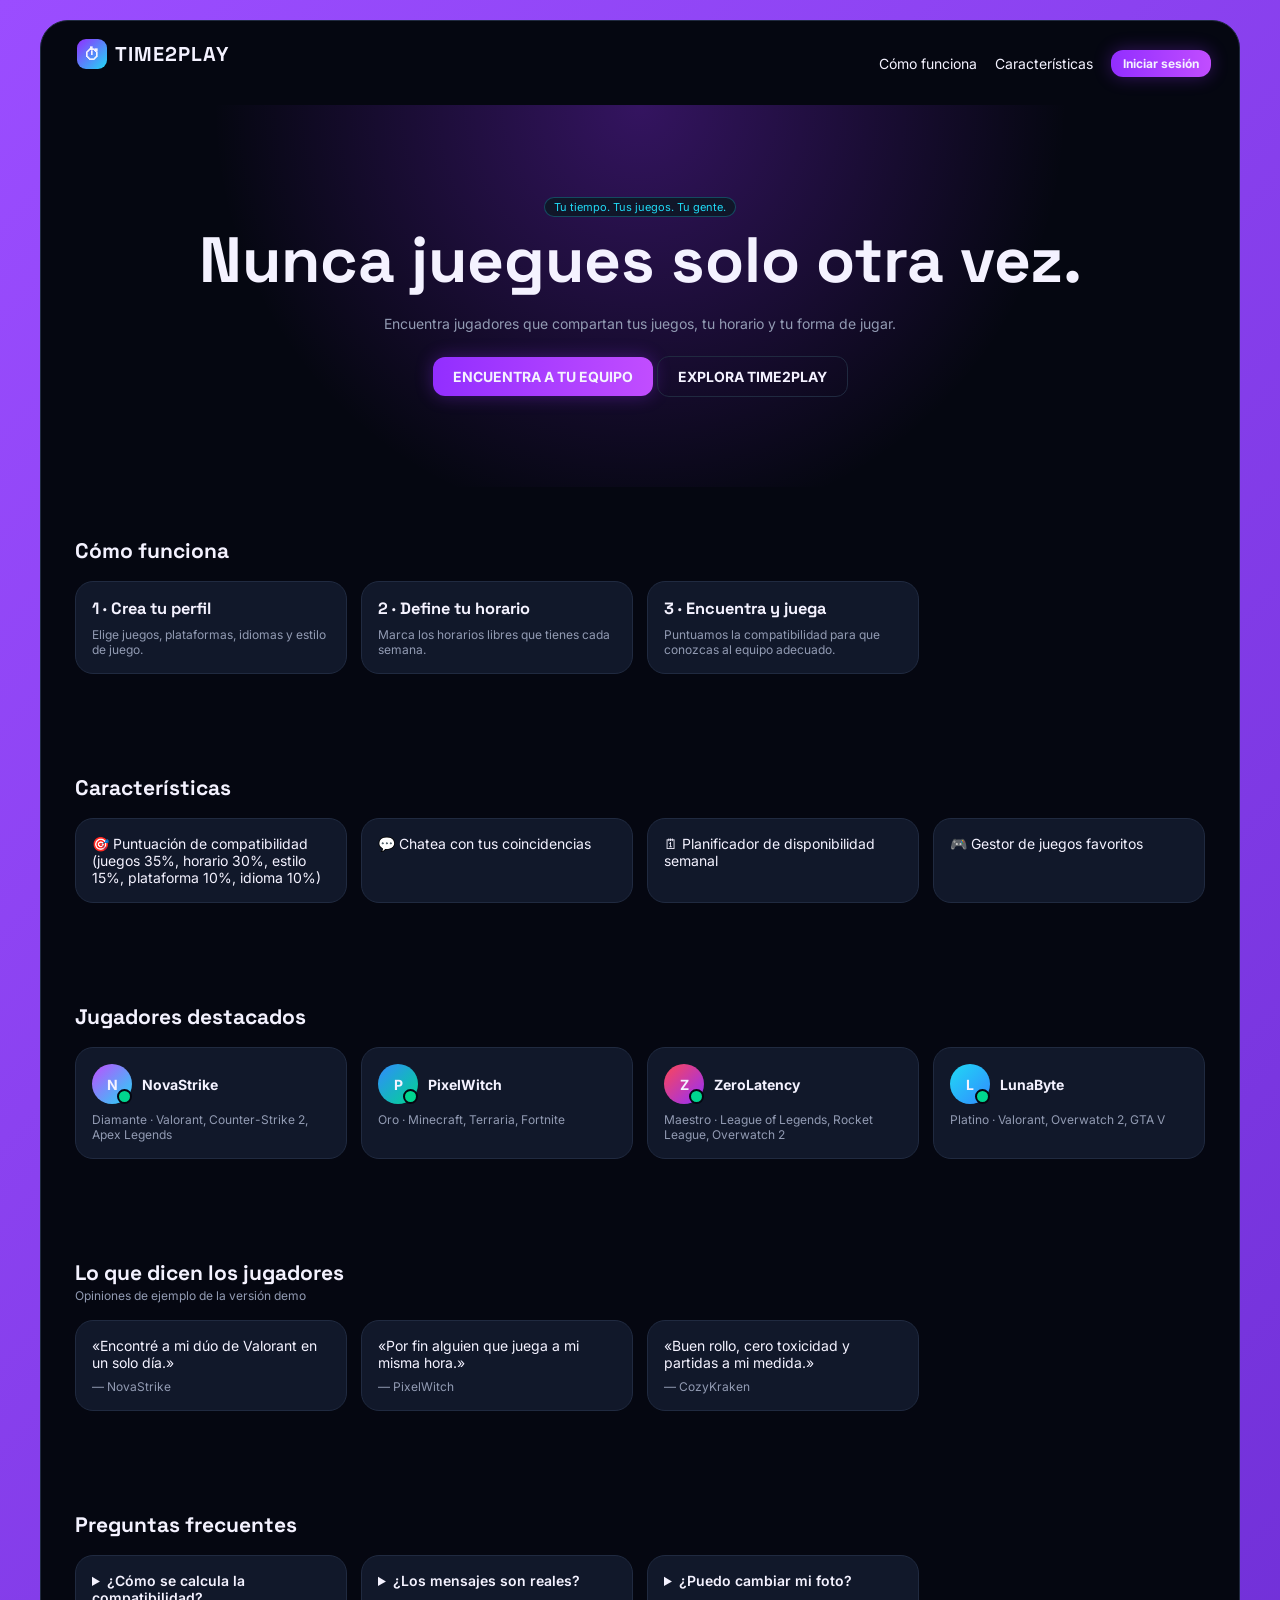
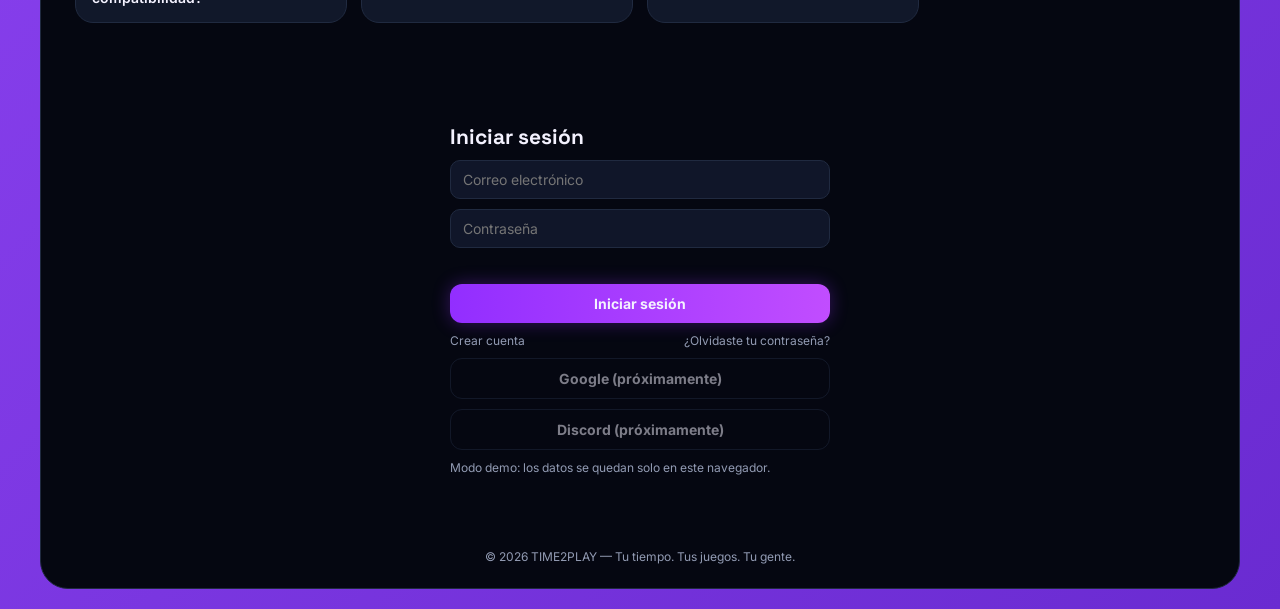
<file: index.html>
<!DOCTYPE html>
<html lang="es">

<head>
    <meta charset="utf-8">
    <meta name="viewport" content="width=device-width,initial-scale=1">
    <title>TIME2PLAY — Nunca juegues solo otra vez</title>
    <link rel="preconnect" href="https://fonts.googleapis.com">
    <link
        href="https://fonts.googleapis.com/css2?family=Inter:wght@400;600&family=Space+Grotesk:wght@500;700&display=swap"
        rel="stylesheet">
    <link rel="stylesheet" href="css/main.css">
</head>

<body>
    <div class="lp">
        <nav>
            <div class="logo"><i>⏱</i>TIME2PLAY</div><span class="sp"></span><a href="#how">Cómo funciona</a><a
                href="#feat">Características</a><a href="#auth" class="btn sm">Iniciar sesión</a>
        </nav>
        <div class="hd"><span class="tag g">Tu tiempo. Tus juegos. Tu gente.</span>
            <h1>Nunca juegues solo otra vez.</h1>
            <p>Encuentra jugadores que compartan tus juegos, tu horario y tu forma de jugar.</p><a href="#auth"
                class="btn">ENCUENTRA A TU EQUIPO</a> <a href="#how" class="btn ghost">EXPLORA TIME2PLAY</a>
        </div>
        <section id="how">
            <h2>Cómo funciona</h2><br>
            <div class="cards">
                <div class="pc">
                    <h3>1 · Crea tu perfil</h3><span class="mut">Elige juegos, plataformas, idiomas y estilo de
                        juego.</span>
                </div>
                <div class="pc">
                    <h3>2 · Define tu horario</h3><span class="mut">Marca los horarios libres que tienes cada
                        semana.</span>
                </div>
                <div class="pc">
                    <h3>3 · Encuentra y juega</h3><span class="mut">Puntuamos la compatibilidad para que conozcas al
                        equipo adecuado.</span>
                </div>
            </div>
        </section>
        <section id="feat">
            <h2>Características</h2><br>
            <div class="cards">
                <div class="pc">🎯 Puntuación de compatibilidad (juegos 35%, horario 30%, estilo 15%, plataforma 10%,
                    idioma 10%)
                </div>
                <div class="pc">💬 Chatea con tus coincidencias</div>
                <div class="pc">🗓 Planificador de disponibilidad semanal</div>
                <div class="pc">🎮 Gestor de juegos favoritos</div>
            </div>
        </section>
        <section>
            <h2>Jugadores destacados</h2><br>
            <div class="cards" id="feat-users"></div>
        </section>
        <section>
            <h2>Lo que dicen los jugadores</h2><span class="mut">Opiniones de ejemplo de la versión demo</span><br><br>
            <div class="cards">
                <div class="pc">«Encontré a mi dúo de Valorant en un solo día.»<span class="mut">— NovaStrike</span></div>
                <div class="pc">«Por fin alguien que juega a mi misma hora.»<span class="mut">— PixelWitch</span></div>
                <div class="pc">«Buen rollo, cero toxicidad y partidas a mi medida.»<span class="mut">— CozyKraken</span></div>
            </div>
        </section>
        <section>
            <h2>Preguntas frecuentes</h2><br>
            <div class="cards">
                <details class="pc"><summary>¿Cómo se calcula la compatibilidad?</summary><span class="mut">Juegos 35%, horarios 30%, estilo 15%, plataforma 10% e idiomas 10%.</span></details>
                <details class="pc"><summary>¿Los mensajes son reales?</summary><span class="mut">En esta demo se guardan solo en tu navegador y los jugadores son bots.</span></details>
                <details class="pc"><summary>¿Puedo cambiar mi foto?</summary><span class="mut">Sí, desde el menú de tu avatar o desde tu perfil.</span></details>
            </div>
        </section>
        <section id="auth">
            <div class="auth">
                <h2 id="at">Iniciar sesión</h2><input id="un" class="hide" placeholder="Nombre de usuario"><input
                    id="em" type="email" placeholder="Correo electrónico"><input id="pw" type="password"
                    placeholder="Contraseña"><input id="pw2" class="hide" type="password"
                    placeholder="Confirmar contraseña">
                <div class="err" id="er"></div><button class="btn" id="go">Iniciar sesión</button>
                <div class="row"><a href="#" id="sw" class="mut">Crear cuenta</a><span class="sp"></span><a href="#"
                        id="fg" class="mut">¿Olvidaste tu contraseña?</a></div><button class="btn ghost" disabled>Google
                    (próximamente)</button><button class="btn ghost" disabled>Discord (próximamente)</button>
                <p class="mut">Modo demo: los datos se quedan solo en este navegador.</p>
            </div>
        </section>
        <footer style="padding:24px;text-align:center" class="mut">© 2026 TIME2PLAY — Tu tiempo. Tus juegos. Tu
            gente.</footer>
    </div>
    <script src="js/data.js"></script>
    <script src="js/auth.js"></script>
    <script>
        const rangos = { Silver: 'Plata', Gold: 'Oro', Platinum: 'Platino', Diamond: 'Diamante', Master: 'Maestro', Immortal: 'Inmortal' };
        document.getElementById('feat-users').innerHTML = USERS.slice(0, 4).map(u => `<div class="pc"><div class="row"><div class="av on" style="background:linear-gradient(135deg,${u.c})">${u.name[0]}</div><b>${u.name}</b></div><span class="mut">${rangos[u.rank] || u.rank} · ${u.games.join(', ')}</span></div>`).join('');
        if (Auth.user()) { const b = document.querySelector('nav .btn'); b.textContent = 'Ir a la app'; b.href = 'app.html'; } let reg = false; const $ = i => document.getElementById(i);
        function mode(r) { reg = r; $('at').textContent = r ? 'Crear cuenta' : 'Iniciar sesión'; $('go').textContent = r ? 'Registrarse' : 'Iniciar sesión'; $('un').classList.toggle('hide', !r); $('pw2').classList.toggle('hide', !r); $('sw').textContent = r ? '¿Ya tienes cuenta? Inicia sesión' : 'Crear cuenta' }
        $('sw').onclick = e => { e.preventDefault(); mode(!reg) };
        $('fg').onclick = async e => { e.preventDefault(); $('er').textContent = await Auth.recover($('em').value) };
        document.querySelectorAll('.auth input').forEach(i => i.onkeydown = e => { if (e.key === 'Enter') $('go').click() });
        $('go').onclick = async () => { const er = reg ? await Auth.register($('un').value, $('em').value, $('pw').value, $('pw2').value) : await Auth.login($('em').value, $('pw').value); if (er) $('er').textContent = er; else location.href = 'app.html' };
    </script>
</body>

</html>
</file>
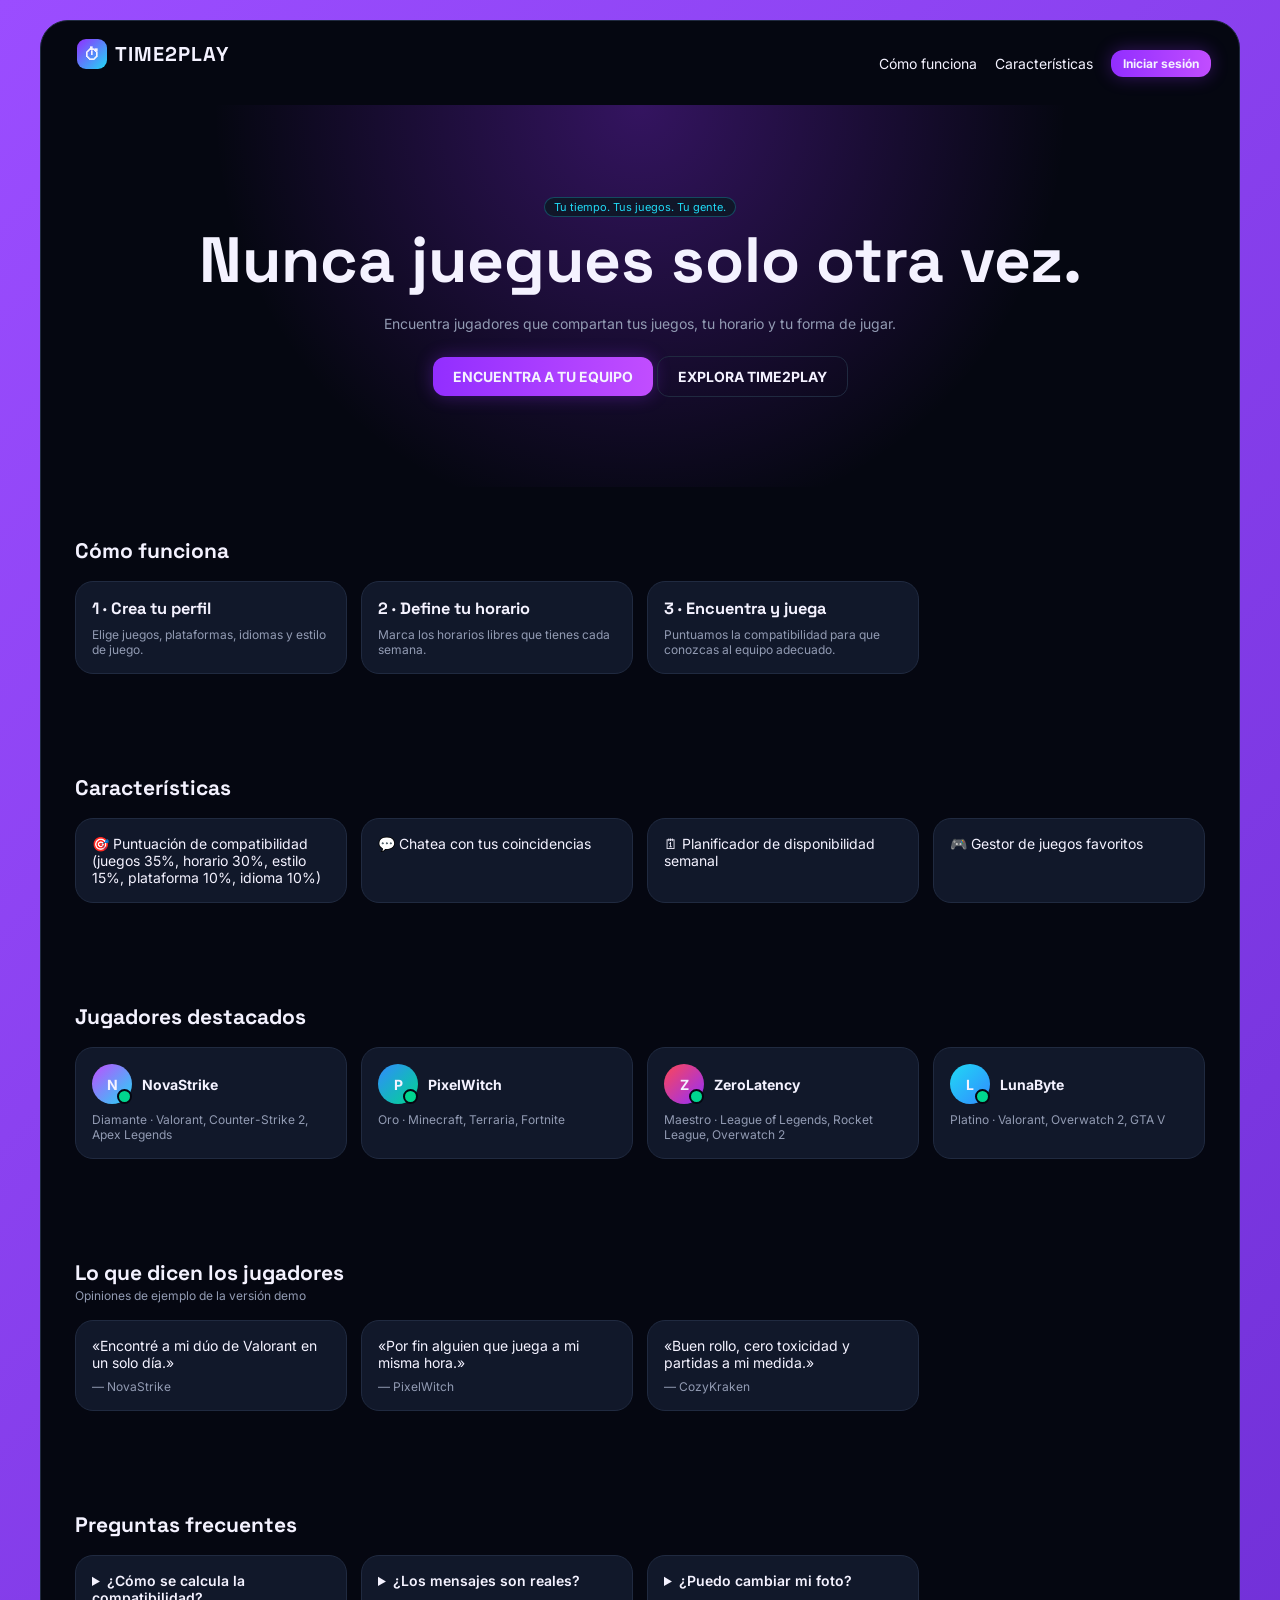
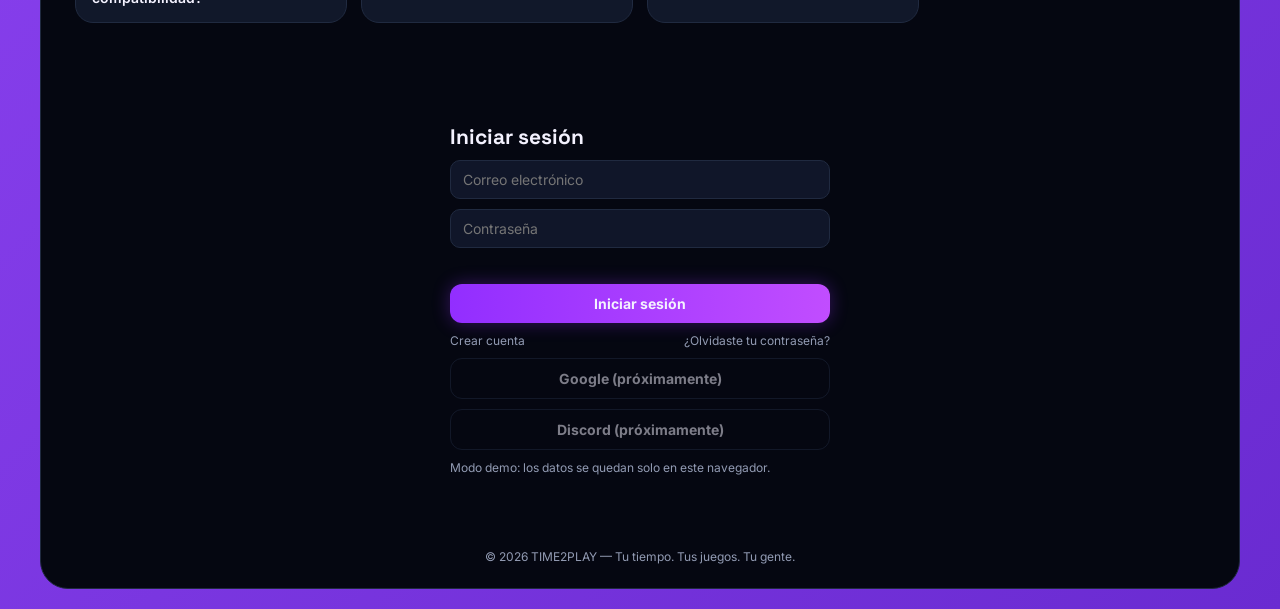
<file: app.html>
<!DOCTYPE html>
<html lang="es">

<head>
    <meta charset="utf-8">
    <meta name="viewport" content="width=device-width,initial-scale=1">
    <title>TIME2PLAY</title>
    <link
        href="https://fonts.googleapis.com/css2?family=Inter:wght@400;600&family=Space+Grotesk:wght@500;700&display=swap"
        rel="stylesheet">
    <link rel="stylesheet" href="css/main.css">
</head>

<body>
    <div class="app">
        <aside class="side" id="side"></aside>
        <main class="main">
            <div class="top" id="top"></div>
            <div id="view"></div>
        </main>
    </div>
    <script src="js/data.js"></script>
    <script src="js/auth.js"></script>
    <script src="js/app.js"></script>
</body>

</html>
</file>
<file: css/main.css>
:root {
    --bg: #050711;
    --side: #070A14;
    --p1: #0B1020;
    --p2: #101629;
    --card: #11182A;
    --pu: #922EFF;
    --pu2: #C14DFF;
    --bl: #318BFF;
    --cy: #20D9F5;
    --gr: #00D68F;
    --tx: #F4F2FF;
    --tx2: #929BB3;
    --bd: #202A40
}

* {
    box-sizing: border-box;
    margin: 0;
    padding: 0
}

html {
    scroll-behavior: smooth
}

body {
    font: 14px Inter, system-ui, sans-serif;
    background: linear-gradient(135deg, #9B4DFF, #6a2bd1);
    color: var(--tx);
    min-height: 100vh
}

h1,
h2,
h3,
.logo {
    font-family: 'Space Grotesk', sans-serif
}

a {
    color: inherit;
    text-decoration: none
}

button,
input,
select,
textarea {
    font: inherit;
    color: inherit
}

.btn {
    border: 0;
    border-radius: 12px;
    padding: 11px 20px;
    font-weight: 700;
    cursor: pointer;
    background: linear-gradient(90deg, var(--pu), var(--pu2));
    box-shadow: 0 0 18px #922eff55;
    transition: .2s;
    display: inline-block
}

.btn:hover {
    transform: translateY(-2px)
}

.btn.ghost {
    background: transparent;
    border: 1px solid var(--bd);
    box-shadow: none
}

.btn.sm {
    padding: 6px 12px;
    font-size: 12px
}

.btn.red {
    background: #c0264a;
    box-shadow: none
}

.btn:disabled {
    opacity: .5;
    cursor: not-allowed
}

input,
select,
textarea {
    background: var(--p2);
    border: 1px solid var(--bd);
    border-radius: 10px;
    padding: 10px 12px;
    width: 100%;
    outline: 0
}

input:focus,
select:focus,
textarea:focus {
    border-color: var(--pu);
    box-shadow: 0 0 0 3px #922eff33
}

.app {
    max-width: 1500px;
    margin: 20px auto;
    display: flex;
    background: var(--bg);
    border: 1px solid var(--bd);
    border-radius: 28px;
    box-shadow: 0 30px 80px #0008;
    min-height: calc(100vh - 40px);
    overflow: hidden
}

.side {
    width: 230px;
    background: var(--side);
    padding: 22px 14px;
    display: flex;
    flex-direction: column;
    gap: 4px;
    border-right: 1px solid var(--bd);
    flex-shrink: 0
}

.logo {
    font-weight: 700;
    font-size: 20px;
    letter-spacing: 1px;
    padding: 0 8px 18px;
    display: flex;
    gap: 8px;
    align-items: center
}

.logo i {
    width: 30px;
    height: 30px;
    border-radius: 9px;
    background: linear-gradient(135deg, var(--pu), var(--cy));
    display: grid;
    place-items: center;
    font-style: normal;
    font-size: 16px
}

.side a {
    padding: 11px 12px;
    border-radius: 12px;
    color: var(--tx2);
    display: flex;
    gap: 10px;
    transition: .2s
}

.side a:hover {
    color: var(--tx);
    background: var(--p2)
}

.side a.on {
    color: #fff;
    background: linear-gradient(90deg, var(--pu), #6a1fc7);
    box-shadow: 0 0 20px #922eff66
}

.me {
    margin-top: auto;
    background: var(--p1);
    border: 1px solid var(--bd);
    border-radius: 14px;
    padding: 12px
}

.bar {
    height: 6px;
    background: var(--bd);
    border-radius: 9px;
    overflow: hidden;
    margin-top: 6px
}

.bar b {
    display: block;
    height: 100%;
    background: linear-gradient(90deg, var(--pu), var(--cy))
}

.main {
    flex: 1;
    padding: 22px;
    min-width: 0
}

.top {
    display: flex;
    gap: 14px;
    align-items: center;
    margin-bottom: 20px;
    flex-wrap: wrap
}

.top h2 {
    font-size: 22px
}

.top input {
    max-width: 300px
}

.sp {
    flex: 1
}

.ic {
    position: relative;
    background: var(--p2);
    border: 1px solid var(--bd);
    border-radius: 10px;
    width: 38px;
    height: 38px;
    cursor: pointer;
    display: grid;
    place-items: center
}

.ic em {
    position: absolute;
    top: -5px;
    right: -5px;
    background: var(--pu2);
    border-radius: 9px;
    font-size: 10px;
    padding: 1px 5px;
    font-style: normal
}

.av {
    width: 40px;
    height: 40px;
    border-radius: 50%;
    display: grid;
    place-items: center;
    font-weight: 700;
    flex-shrink: 0;
    position: relative
}

.av.l {
    width: 84px;
    height: 84px;
    font-size: 28px
}

.av.on:after {
    content: '';
    position: absolute;
    right: 0;
    bottom: 0;
    width: 11px;
    height: 11px;
    border-radius: 50%;
    background: var(--gr);
    border: 2px solid var(--bg);
    animation: pl 2s infinite
}

@keyframes pl {
    50% {
        box-shadow: 0 0 0 5px #00d68f33
    }
}

.grid {
    display: grid;
    gap: 16px;
    grid-template-columns: repeat(12, 1fr)
}

.c4 {
    grid-column: span 4
}

.c5 {
    grid-column: span 5
}

.c6 {
    grid-column: span 6
}

.c7 {
    grid-column: span 7
}

.c8 {
    grid-column: span 8
}

.c12 {
    grid-column: span 12
}

.pn {
    background: var(--p1);
    border: 1px solid var(--bd);
    border-radius: 20px;
    padding: 18px;
    animation: fi .35s
}

@keyframes fi {
    from {
        opacity: 0;
        transform: translateY(8px)
    }
}

.pn h3 {
    margin-bottom: 12px;
    font-size: 16px
}

.hero {
    background: radial-gradient(circle at 80% 30%, #20d9f555, transparent 50%), linear-gradient(135deg, #2a0a5e, #050711);
    padding: 34px
}

.hero h1 {
    font-size: 34px;
    margin: 8px 0
}

.tag {
    display: inline-block;
    background: var(--p2);
    border: 1px solid var(--bd);
    border-radius: 20px;
    padding: 2px 9px;
    font-size: 11px;
    margin: 2px;
    color: var(--tx2)
}

.tag.g {
    color: var(--cy);
    border-color: #20d9f544
}

.cards {
    display: grid;
    gap: 14px;
    grid-template-columns: repeat(auto-fill, minmax(250px, 1fr))
}

.pc {
    background: var(--card);
    border: 1px solid var(--bd);
    border-radius: 18px;
    padding: 16px;
    transition: .25s;
    display: flex;
    flex-direction: column;
    gap: 8px
}

.pc:hover {
    border-color: var(--pu);
    box-shadow: 0 0 22px #922eff44;
    transform: translateY(-3px)
}

.row {
    display: flex;
    gap: 10px;
    align-items: center
}

.row.w {
    flex-wrap: wrap
}

.mut {
    color: var(--tx2);
    font-size: 12px
}

.ring {
    --v: 50;
    width: 52px;
    height: 52px;
    border-radius: 50%;
    display: grid;
    place-items: center;
    font-weight: 700;
    font-size: 12px;
    background: radial-gradient(var(--card) 60%, transparent 61%), conic-gradient(var(--c, var(--gr)) calc(var(--v)*1%), var(--bd) 0);
    flex-shrink: 0
}

.filters {
    display: grid;
    gap: 10px;
    grid-template-columns: repeat(auto-fit, minmax(140px, 1fr));
    margin-bottom: 16px
}

.gcard {
    height: 90px;
    border-radius: 14px;
    padding: 10px;
    font-weight: 700;
    display: flex;
    align-items: flex-end;
    cursor: pointer;
    border: 2px solid transparent;
    transition: .2s
}

.gcard.on {
    border-color: var(--cy);
    box-shadow: 0 0 18px #20d9f544
}

.sched {
    display: grid;
    grid-template-columns: 90px repeat(7, 1fr);
    gap: 6px
}

.sl {
    padding: 14px 4px;
    text-align: center;
    background: var(--p2);
    border-radius: 10px;
    cursor: pointer;
    border: 1px solid var(--bd);
    transition: .15s
}

.sl.on {
    background: linear-gradient(135deg, var(--pu), var(--pu2));
    box-shadow: 0 0 12px #922eff66
}

.chat {
    display: grid;
    grid-template-columns: 250px 1fr 230px;
    gap: 14px;
    height: 540px
}

.chat>div {
    min-height: 0
}

.msgs {
    flex: 1;
    overflow: auto;
    display: flex;
    flex-direction: column;
    gap: 8px;
    padding: 8px
}

.m {
    max-width: 70%;
    padding: 9px 13px;
    border-radius: 14px;
    background: var(--p2)
}

.m.me {
    align-self: flex-end;
    background: linear-gradient(90deg, var(--pu), #6a1fc7)
}

.m small {
    display: block;
    opacity: .6;
    font-size: 10px
}

.cv {
    padding: 10px;
    border-radius: 12px;
    cursor: pointer;
    display: flex;
    gap: 10px;
    align-items: center
}

.cv:hover,
.cv.on {
    background: var(--p2)
}

.sw {
    width: 42px;
    height: 22px;
    border-radius: 12px;
    background: var(--bd);
    position: relative;
    cursor: pointer;
    flex-shrink: 0
}

.sw.on {
    background: var(--pu)
}

.sw:after {
    content: '';
    position: absolute;
    top: 3px;
    left: 3px;
    width: 16px;
    height: 16px;
    border-radius: 50%;
    background: #fff;
    transition: .2s
}

.sw.on:after {
    left: 23px
}

.toast {
    position: fixed;
    bottom: 24px;
    right: 24px;
    background: var(--pu);
    padding: 12px 18px;
    border-radius: 12px;
    z-index: 99;
    animation: fi .3s
}

.lp {
    max-width: 1200px;
    margin: 20px auto;
    background: var(--bg);
    border-radius: 28px;
    border: 1px solid var(--bd);
    overflow: hidden
}

.lp nav {
    display: flex;
    align-items: center;
    gap: 18px;
    padding: 18px 28px
}

.lp section {
    padding: 50px 34px
}

.lp .hd {
    text-align: center;
    padding: 90px 20px;
    background: radial-gradient(circle at 50% 0, #922eff55, transparent 60%)
}

.lp .hd h1 {
    font-size: clamp(36px, 6vw, 64px)
}

.lp .hd p {
    color: var(--tx2);
    margin: 14px 0 24px
}

.auth {
    max-width: 380px;
    margin: 0 auto;
    display: grid;
    gap: 10px
}

.err {
    color: #ff6b8a;
    font-size: 12px;
    min-height: 16px
}

.hide {
    display: none !important
}

@media(max-width:900px) {

    .c4,
    .c5,
    .c6,
    .c7,
    .c8 {
        grid-column: span 12
    }

    .chat {
        grid-template-columns: 1fr;
        height: auto
    }

    .chat>div:last-child {
        display: none
    }

    .sched {
        grid-template-columns: 60px repeat(7, 1fr);
        font-size: 10px
    }
}

@media(max-width:760px) {
    .app {
        margin: 0;
        border-radius: 0;
        flex-direction: column
    }

    .side {
        width: 100%;
        flex-direction: row;
        overflow-x: auto;
        padding: 10px;
        order: 2;
        position: sticky;
        bottom: 0
    }

    .logo,
    .me {
        display: none
    }

    .side a {
        flex-direction: column;
        align-items: center;
        font-size: 10px;
        padding: 8px 10px;
        white-space: nowrap
    }

    .main {
        padding: 14px
    }

    .top input {
        max-width: 100%
    }
}
/* ===== Mejoras ===== */
.hero{position:relative;overflow:hidden;color:var(--tx)}
.hero:before{content:'';position:absolute;inset:0;background:repeating-linear-gradient(90deg,#ffffff0a 0 1px,transparent 1px 48px),repeating-linear-gradient(0deg,#ffffff0a 0 1px,transparent 1px 48px);-webkit-mask-image:linear-gradient(90deg,transparent,#000);mask-image:linear-gradient(90deg,transparent,#000)}
.hero:after{content:'';position:absolute;right:-70px;top:-70px;width:280px;height:280px;border-radius:50%;background:radial-gradient(#c14dff88,transparent 65%);animation:fl 6s ease-in-out infinite}
.hero>*{position:relative;z-index:1}
@keyframes fl{50%{transform:translate(-20px,24px) scale(1.15)}}
.pc .bn{height:54px;margin:-16px -16px 4px;border-radius:18px 18px 0 0;display:flex;align-items:flex-end;padding:6px 12px;font-size:11px;font-weight:700;color:#fff;box-shadow:inset 0 -30px 30px -10px #0009}
.np{position:fixed;top:84px;right:36px;width:min(340px,calc(100vw - 32px));max-height:60vh;overflow:auto;z-index:98;box-shadow:0 20px 50px #000a;border-color:var(--pu)}
.toast{color:#fff}
:focus-visible{outline:2px solid var(--cy);outline-offset:2px}
body.light{--bg:#f4f1ff;--side:#fff;--p1:#fff;--p2:#efeaff;--card:#faf8ff;--tx:#1a1530;--tx2:#5d6580;--bd:#ddd5f5}
body.light .hero{--tx:#F4F2FF;--tx2:#c9c2e8}
body.light .btn:not(.ghost),body.light .sl.on,body.light .m.me,body.light .side a.on{color:#fff}
@media(max-width:760px){.np{top:70px;right:16px}.main{padding-bottom:80px}}
@media(prefers-reduced-motion:reduce){*{animation:none!important;transition:none!important}}

#um{cursor:pointer;border-radius:50%;transition:.2s}#um:hover{box-shadow:0 0 0 3px #922eff88}
.um{width:260px}.mi{display:flex;gap:8px;padding:9px 10px;border-radius:10px;cursor:pointer;color:var(--tx)}.mi:hover{background:var(--p2)}
#sr{width:300px;padding:8px}
.bd{margin-left:auto;background:var(--pu2);color:#fff;border-radius:9px;font-size:10px;padding:1px 6px;font-style:normal}
.av.away:after,.av.dnd:after{content:'';position:absolute;right:0;bottom:0;width:11px;height:11px;border-radius:50%;border:2px solid var(--bg)}
.av.away:after{background:#f5a623}.av.dnd:after{background:#ff4d6d}.av.sel{outline:2px solid var(--cy)}

.ov{position:fixed;inset:0;background:#000b;display:grid;place-items:center;z-index:120}.mdl{width:min(420px,92vw);display:grid;gap:10px}
.dc{max-width:520px;margin:0 auto}.dcard .bn{height:110px;margin:-18px -18px 0;border-radius:20px 20px 0 0}
details.pc summary{cursor:pointer;font-weight:600}
.eg{display:grid;grid-template-columns:repeat(8,1fr);gap:2px;max-height:48vh;overflow:auto}.eg span{font-size:22px;text-align:center;cursor:pointer;border-radius:8px;padding:3px}.eg span:hover{background:var(--p2)}.mdl{width:min(440px,94vw)}
</file>
